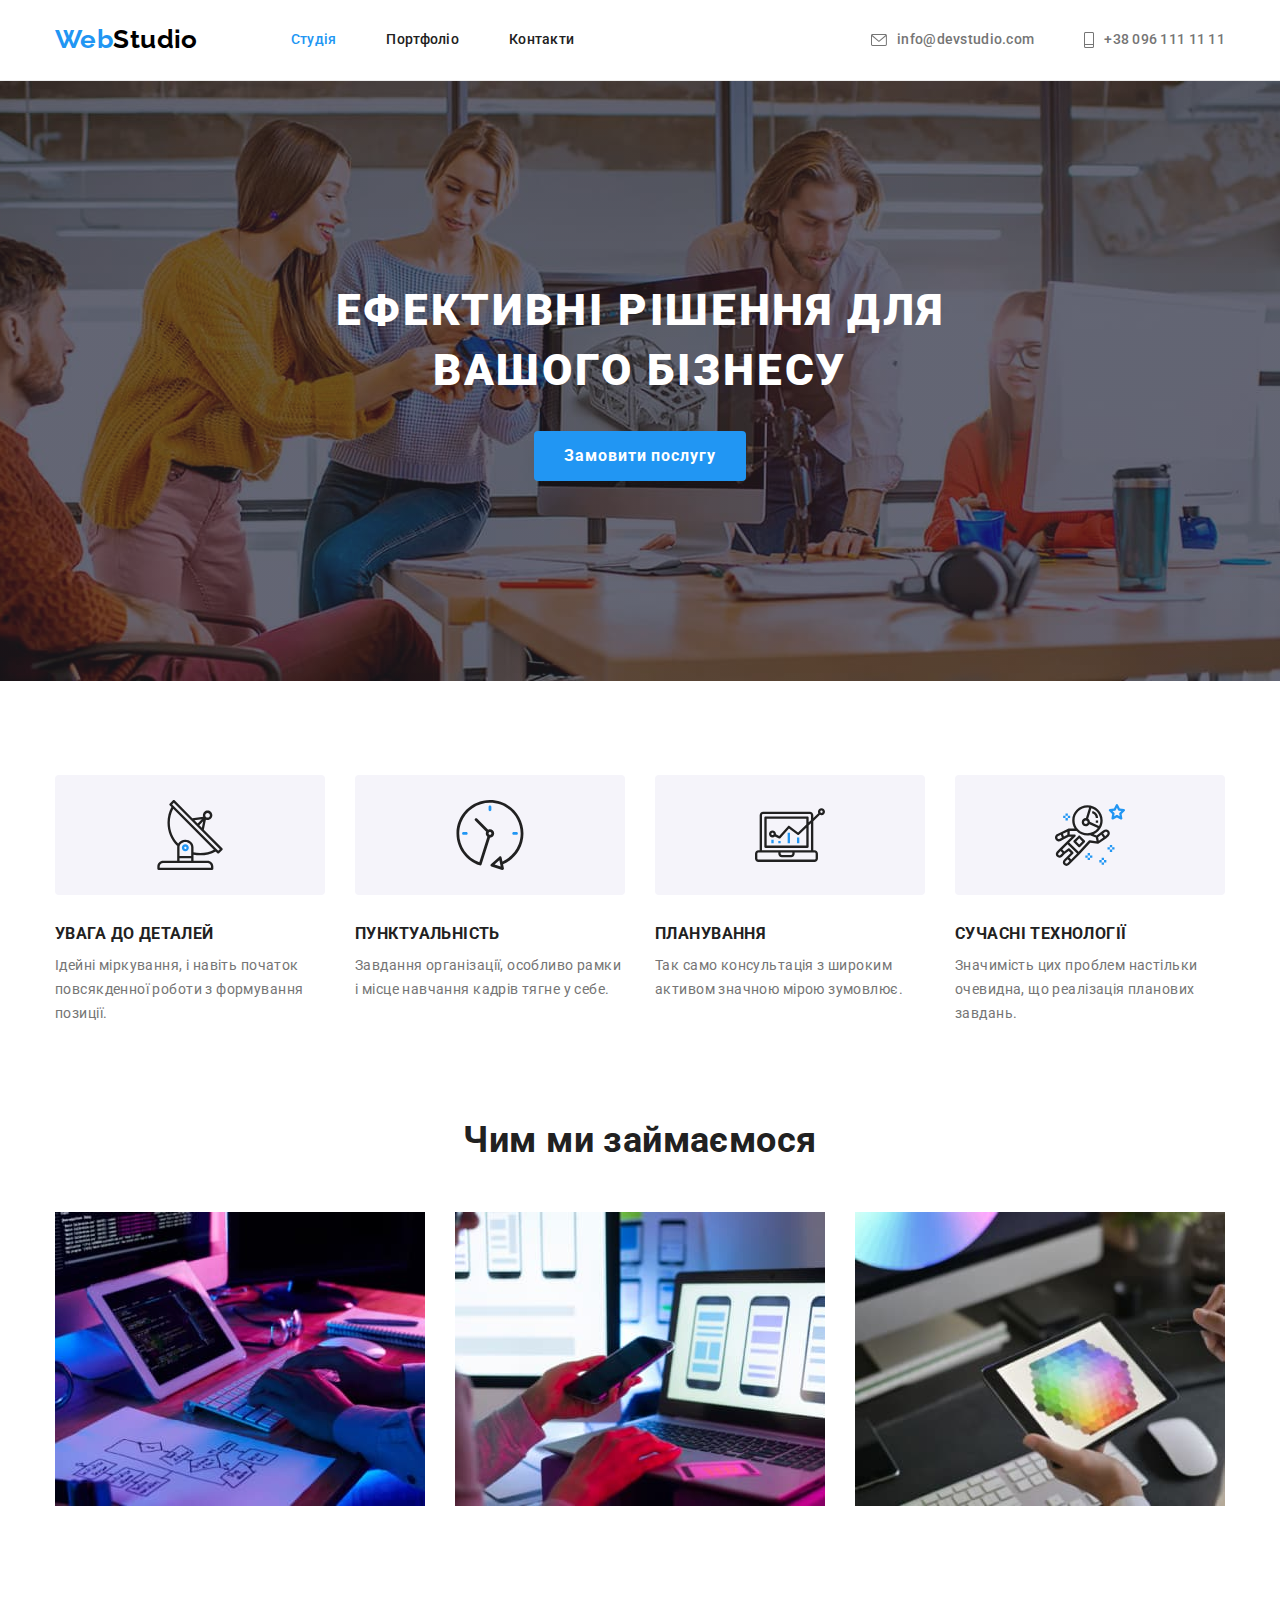
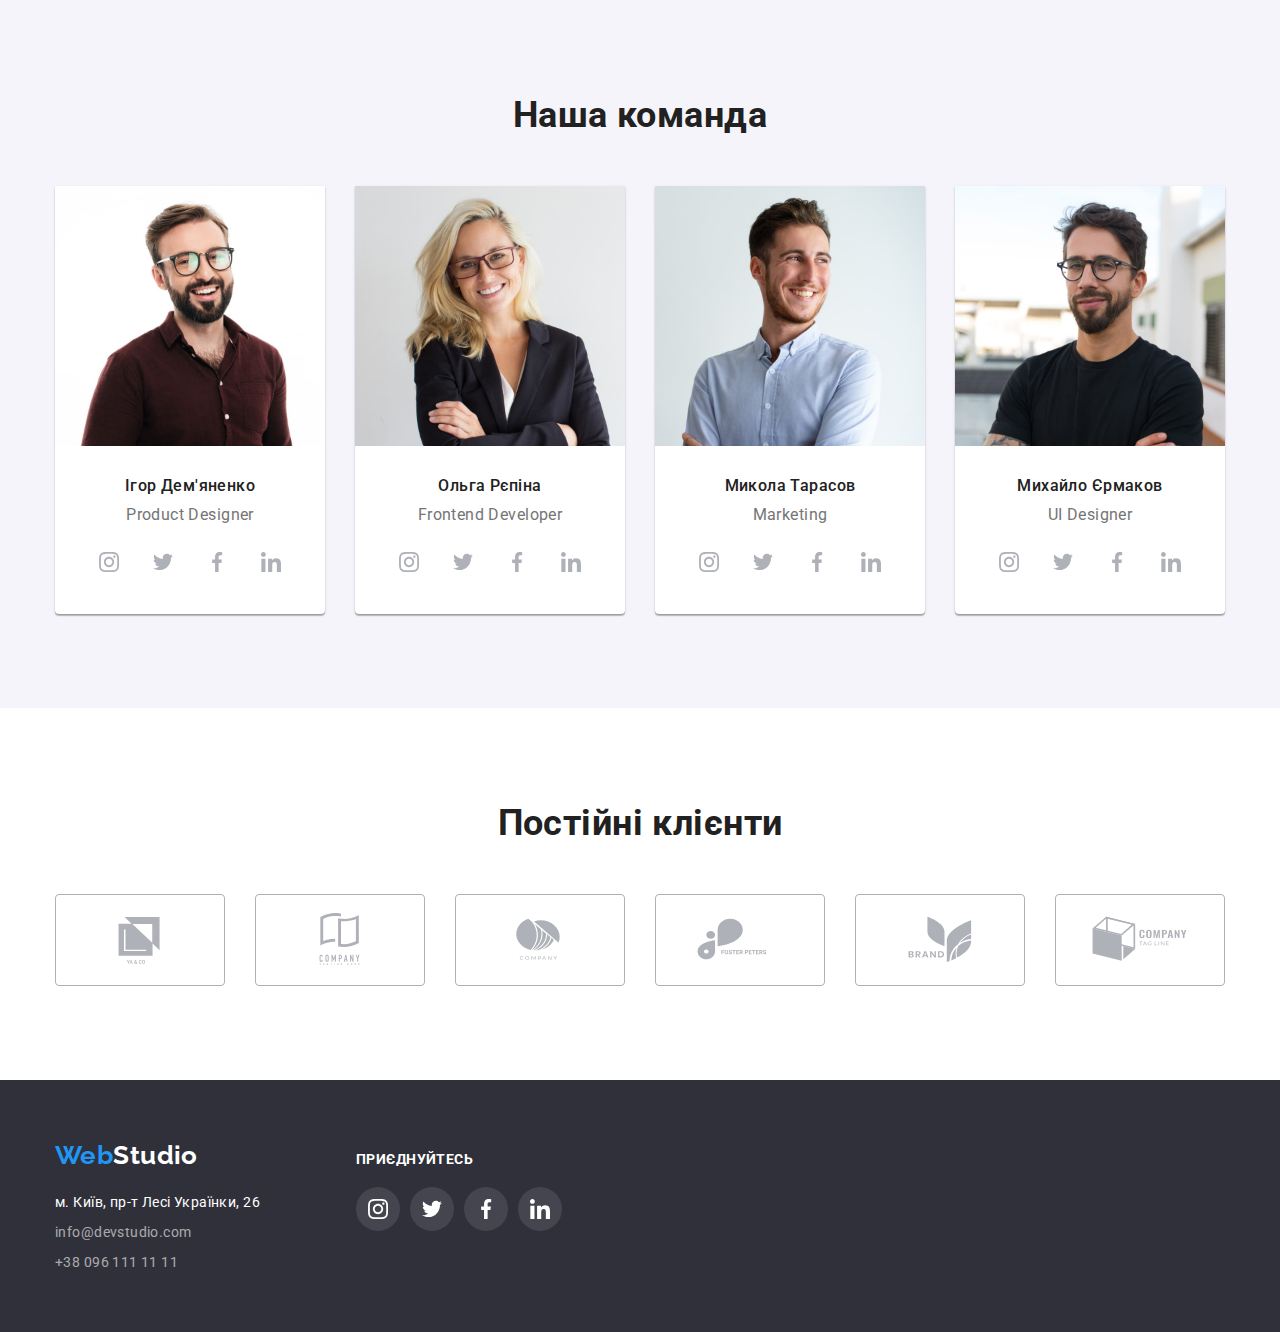
<file: index.html>
<!DOCTYPE html>
<html lang="uk">
<head>
    <meta charset="UTF-8">
    <meta http-equiv="X-UA-Compatible" content="IE=edge">
    <meta name="viewport" content="width=device-width, initial-scale=1.0">
    <title>WebStudio</title>
    <link rel="stylesheet" href="https://cdnjs.cloudflare.com/ajax/libs/modern-normalize/1.1.0/modern-normalize.min.css">
    <link href="https://fonts.googleapis.com/css2?family=Raleway:wght@700&family=Roboto:wght@400;500;700;900&display=swap"
        rel="stylesheet">
    <link rel="stylesheet" href="./css/styles.css">
</head>
<body>
    <header class="page-header">
        <div class="container main-nav">
            <nav class="main-nav">
                <a href="./index.html" class="logo"><span class="leftpart-logo">Web</span>Studio</a>
                
                <!-- Навігація -->
                <ul class="site-nav list">
                    <li class="item"><a href="./index.html" class="link current" >Студія</a></li>
                    <li class="item"><a href="./portfolio.html" class="link">Портфоліо</a></li>
                    <li class="item"><a href="./index.html" class="link">Контакти</a></li>
                </ul>
            </nav>
            <!-- Контакти -->
            <ul class="auth-nav list">
                <li class="item"><a href="mailto:info@devstudio.com" class="link">
                    <svg class="letter-icon">
                        <use href="./images/symbol-defs.svg#icon-letter-icon"></use>
                    </svg>
                     info@devstudio.com</a></li>
                <li class="item"><a href="tel:+380961111111" class="link">
                    <svg class="phone-icon">
                        <use href="./images/symbol-defs.svg#icon-phone-icon"></use>
                    </svg>
                    +38 096 111 11 11</a></li>
            </ul>
        </div>
    </header>

    <main>
        <!-- Hero -->
        <section class="hero">
            <h1 class="hero-title">Ефективні рішення для вашого бізнесу</h1>
            <button type="button" class="button primary">Замовити послугу</button>
        </section>

        <!-- Приклади робіт -->
        <section class="section">
            <div class="container works">
                <h2 class="hidden-title">Те, що ми вам пропонуємо</h2>
        
                <ul class="services services-icon list">
                    <li class="item-services item">
                        <div class="container-icons">
                            <svg class="icon antenna" width="70" height="70">
                                <use href="./images/symbol-defs.svg#icon-antenna-icon"></use>
                            </svg>
                        </div>
                        <h3 class="title">УВАГА ДО ДЕТАЛЕЙ</h3>
                        <p class="text">Ідейні міркування, і навіть початок повсякденної роботи з формування позиції.</p>
                    </li>
                    <li class="item-services item">
                        <div class="container-icons">
                            <svg class="icon clock"  width="70" height="70">
                                <use href="./images/symbol-defs.svg#icon-clock-icon"></use>
                            </svg>
                        </div>
                        <h3 class="title">ПУНКТУАЛЬНІСТЬ</h3>
                        <p class="text">Завдання організації, особливо рамки і місце навчання кадрів тягне у себе.</p>
                    </li>
                    <li class="item-services item">
                        <div class="container-icons">
                            <svg class="icon diagram"  width="70" height="70">
                                <use href="./images/symbol-defs.svg#icon-diagram-icon"></use>
                            </svg>
                        </div>
                        <h3 class="title">ПЛАНУВАННЯ</h3>
                        <p class="text">Так само консультація з широким активом значною мірою зумовлює.</p>
                    </li>
                    <li class="item-services item">
                        <div class="container-icons">
                            <svg class="icon astronaut"  width="70" height="70">
                                <use href="./images/symbol-defs.svg#icon-astronaut-icon"></use>
                            </svg>
                        </div>
                        <h3 class="title">СУЧАСНІ ТЕХНОЛОГІЇ</h3>
                        <p class="text">Значимість цих проблем настільки очевидна, що реалізація планових завдань.</p>
                    </li>
                </ul>
            </div>
        </section>

        <!-- Наші роботи -->
        <section class="section no-padding photo-work">
            <div class="container">
                <h2 class="section-title">Чим ми займаємося</h2>
                <ul class="services list photo">
                    <li class="item"><img src="./images/wemake1.jpg" alt="Написання коду" width="370"></li>
                    <li class="item"><img src="./images/wemake2.jpg" alt="Кросплатформеність" width="370"></li>
                    <li class="item"><img src="./images/wemake3.jpg" alt="Різноманітність" width="370"></li>
                </ul>
            </div>
        </section>

        <!-- Наша команда -->
        <section class="section our-team">
            <div class="container team-container">
                <h2 class="section-title">Наша команда</h2> 

                <ul class="team list">
                    <li class="item">
                        <img src="./images/igor.jpg" alt="фото Ігора" width="270">
                        <h3 class="title">Ігор Дем'яненко</h3>
                        <p class="text position">Product Designer</p>
                        <ul class="socials-list list">
                            <li class="item-list">
                                <a href="#" class="link-icon">
                                    <svg wight="20px" height="20px" class="icon instagram">
                                        <use href="./images/symbol-defs.svg#icon-instagram-icon"></use>
                                    </svg>
                                </a>
                            </li>
                            <li class="item-list">
                                <a href="#" class="link-icon">
                                    <svg wight="20px" height="20px" class="icon twitter">
                                        <use href="./images/symbol-defs.svg#icon-twitter-icon"></use>
                                    </svg>
                                </a>
                            </li>
                            <li class="item-list">
                                <a href="#" class="link-icon">
                                    <svg wight="20px" height="20px" class="icon facebook">
                                        <use href="./images/symbol-defs.svg#icon-facebook-icon"></use>
                                    </svg>
                                </a>
                            </li>
                            <li class="item-list">
                                <a href="#" class="link-icon">
                                    <svg wight="20px" height="20px" class="icon linkedin">
                                        <use href="./images/symbol-defs.svg#icon-linkedin-icon"></use>
                                    </svg>
                                </a>
                            </li>
                        </ul>
                    </li>
                    <li class="item">
                        <img src="./images/olga.jpg" alt="фото Ольги" width="270">
                        <h3 class="title">Ольга Рєпіна</h3>
                        <p class="text position">Frontend Developer</p>
                        <ul class="socials-list list">
                            <li class="item-list">
                                <a href="#" class="link-icon">
                                    <svg wight="20px" height="20px" class="icon instagram">
                                        <use href="./images/symbol-defs.svg#icon-instagram-icon"></use>
                                    </svg>
                                </a>
                            </li>
                            <li class="item-list">
                                <a href="#" class="link-icon">
                                    <svg wight="20px" height="20px" class="icon twitter">
                                        <use href="./images/symbol-defs.svg#icon-twitter-icon"></use>
                                    </svg>
                                </a>
                            </li>
                            <li class="item-list">
                                <a href="#" class="link-icon">
                                    <svg wight="20px" height="20px" class="icon facebook">
                                        <use href="./images/symbol-defs.svg#icon-facebook-icon"></use>
                                    </svg>
                                </a>
                            </li>
                            <li class="item-list">
                                <a href="#" class="link-icon">
                                    <svg wight="20px" height="20px" class="icon linkedin">
                                        <use href="./images/symbol-defs.svg#icon-linkedin-icon"></use>
                                    </svg>
                                </a>
                            </li>
                        </ul>
                    </li>
                    <li class="item">
                        <img src="./images/mukola.jpg" alt="фото Миколи" width="270">
                        <h3 class="title">Микола Тарасов</h3>
                        <p class="text position">Marketing</p>
                        <ul class="socials-list list">
                            <li class="item-list">
                                <a href="#" class="link-icon">
                                    <svg wight="20px" height="20px" class="icon instagram">
                                        <use href="./images/symbol-defs.svg#icon-instagram-icon"></use>
                                    </svg>
                                </a>
                            </li>
                            <li class="item-list">
                                <a href="#" class="link-icon">
                                    <svg wight="20px" height="20px" class="icon twitter">
                                        <use href="./images/symbol-defs.svg#icon-twitter-icon"></use>
                                    </svg>
                                </a>
                            </li>
                            <li class="item-list">
                                <a href="#" class="link-icon">
                                    <svg wight="20px" height="20px" class="icon facebook">
                                        <use href="./images/symbol-defs.svg#icon-facebook-icon"></use>
                                    </svg>
                                </a>
                            </li>
                            <li class="item-list">
                                <a href="#" class="link-icon">
                                    <svg wight="20px" height="20px" class="icon linkedin">
                                        <use href="./images/symbol-defs.svg#icon-linkedin-icon"></use>
                                    </svg>
                                </a>
                            </li>
                        </ul>
                    </li>
                    <li class="item">
                        <img src="./images/mikhailo.jpg" alt="фото Михайла" width="270">
                        <h3 class="title">Михайло Єрмаков</h3>
                        <p class="text position">UI Designer</p>
                        <ul class="socials-list list">
                            <li class="item-list">
                                <a href="#" class="link-icon">
                                    <svg wight="20px" height="20px" class="icon instagram">
                                        <use href="./images/symbol-defs.svg#icon-instagram-icon"></use>
                                    </svg>
                                </a>
                            </li>
                            <li class="item-list">
                                <a href="#" class="link-icon">
                                    <svg wight="20px" height="20px" class="icon twitter">
                                        <use href="./images/symbol-defs.svg#icon-twitter-icon"></use>
                                    </svg>
                                </a>
                            </li>
                            <li class="item-list">
                                <a href="#" class="link-icon">
                                    <svg wight="20px" height="20px" class="icon facebook">
                                        <use href="./images/symbol-defs.svg#icon-facebook-icon"></use>
                                    </svg>
                                </a>
                            </li>
                            <li class="item-list">
                                <a href="#" class="link-icon">
                                    <svg wight="20px" height="20px" class="icon linkedin">
                                        <use href="./images/symbol-defs.svg#icon-linkedin-icon"></use>
                                    </svg>
                                </a>
                            </li>
                        </ul>
                    </li>
                </ul>
            </div>
        </section>

        <!-- Постійні клієнти -->
        <section class="section">
            <div class="container">
                <h2 class="section-title">Постійні клієнти</h3>

                <ul class="list list-clients">
                    <li class="item">
                        <a href="#" class="link"><svg wight="106px" height="60" class="icon">
                        <use href="./images/symbol-defs.svg#icon-client1"></use>
                    </svg></a></li>
                    <li class="item"><a href="#" class="link"><svg wight="106px" height="60" class="icon">
                        <use href="./images/symbol-defs.svg#icon-client2"></use>
                    </svg></a></li>
                    <li class="item"><a href="#" class="link"><svg wight="106px" height="60" class="icon">
                        <use href="./images/symbol-defs.svg#icon-client3"></use>
                    </svg></a></li>
                    <li class="item"><a href="#" class="link"><svg wight="106px" height="60" class="icon">
                        <use href="./images/symbol-defs.svg#icon-client4"></use>
                    </svg></a></li>
                    <li class="item"><a href="#" class="link"><svg wight="106px" height="60" class="icon">
                        <use href="./images/symbol-defs.svg#icon-client5"></use>
                    </svg></a></li>
                    <li class="item"><a href="#" class="link"><svg wight="106px" height="60" class="icon">
                        <use href="./images/symbol-defs.svg#icon-client6"></use>
                    </svg></a></li>
                </ul>
            </div>
        </section>
    </main>

    <!-- Футер -->
    <footer class="footer">
        <div class="container section-footer">
            <div>
                <a href="./index.html" class="logo"><span class="leftpart-logo">Web</span>Studio</a>

                <address>
                    <ul class="footer-nav list">
                        <li class="item"><a href="https://goo.gl/maps/yNZwZpyb3puwSqDS9"
                            target="_blank" rel="noreferrer noopener" class="link adress">
                            м. Київ, пр-т Лесі Українки, 26</a></li>
                        <li class="item"><a href="mailto:info@devstudio.com" class="link">info@devstudio.com</a></li>
                        <li class="item"><a href="tel:+380961111111" class="link">+38 096 111 11 11</a></li>
                    </ul>
                </address>
            </div>

            <div class="container-socials">
                <p class="footer-slogan">приєднуйтесь</p>
                <ul class="socials-list list footer-socials">
                    <li class="item-list">
                        <a href="#" class="link-icon footer-icon">
                            <svg wight="20px" height="20px" class="icon instagram">
                                <use href="./images/symbol-defs.svg#icon-instagram-icon"></use>
                            </svg>
                        </a>
                    </li>
                    <li class="item-list">
                        <a href="#" class="link-icon footer-icon">
                            <svg wight="20px" height="20px" class="icon twitter">
                                <use href="./images/symbol-defs.svg#icon-twitter-icon"></use>
                            </svg>
                        </a>
                    </li>
                    <li class="item-list">
                        <a href="#" class="link-icon footer-icon">
                            <svg wight="20px" height="20px" class="icon facebook">
                                <use href="./images/symbol-defs.svg#icon-facebook-icon"></use>
                            </svg>
                        </a>
                    </li>
                    <li class="item-list">
                        <a href="#" class="link-icon footer-icon">
                            <svg wight="20px" height="20px" class="icon linkedin">
                                <use href="./images/symbol-defs.svg#icon-linkedin-icon"></use>
                            </svg>
                        </a>
                    </li>
                </ul>
            </div>
        </div>
    </footer>
    
</body>
</html>
</file>
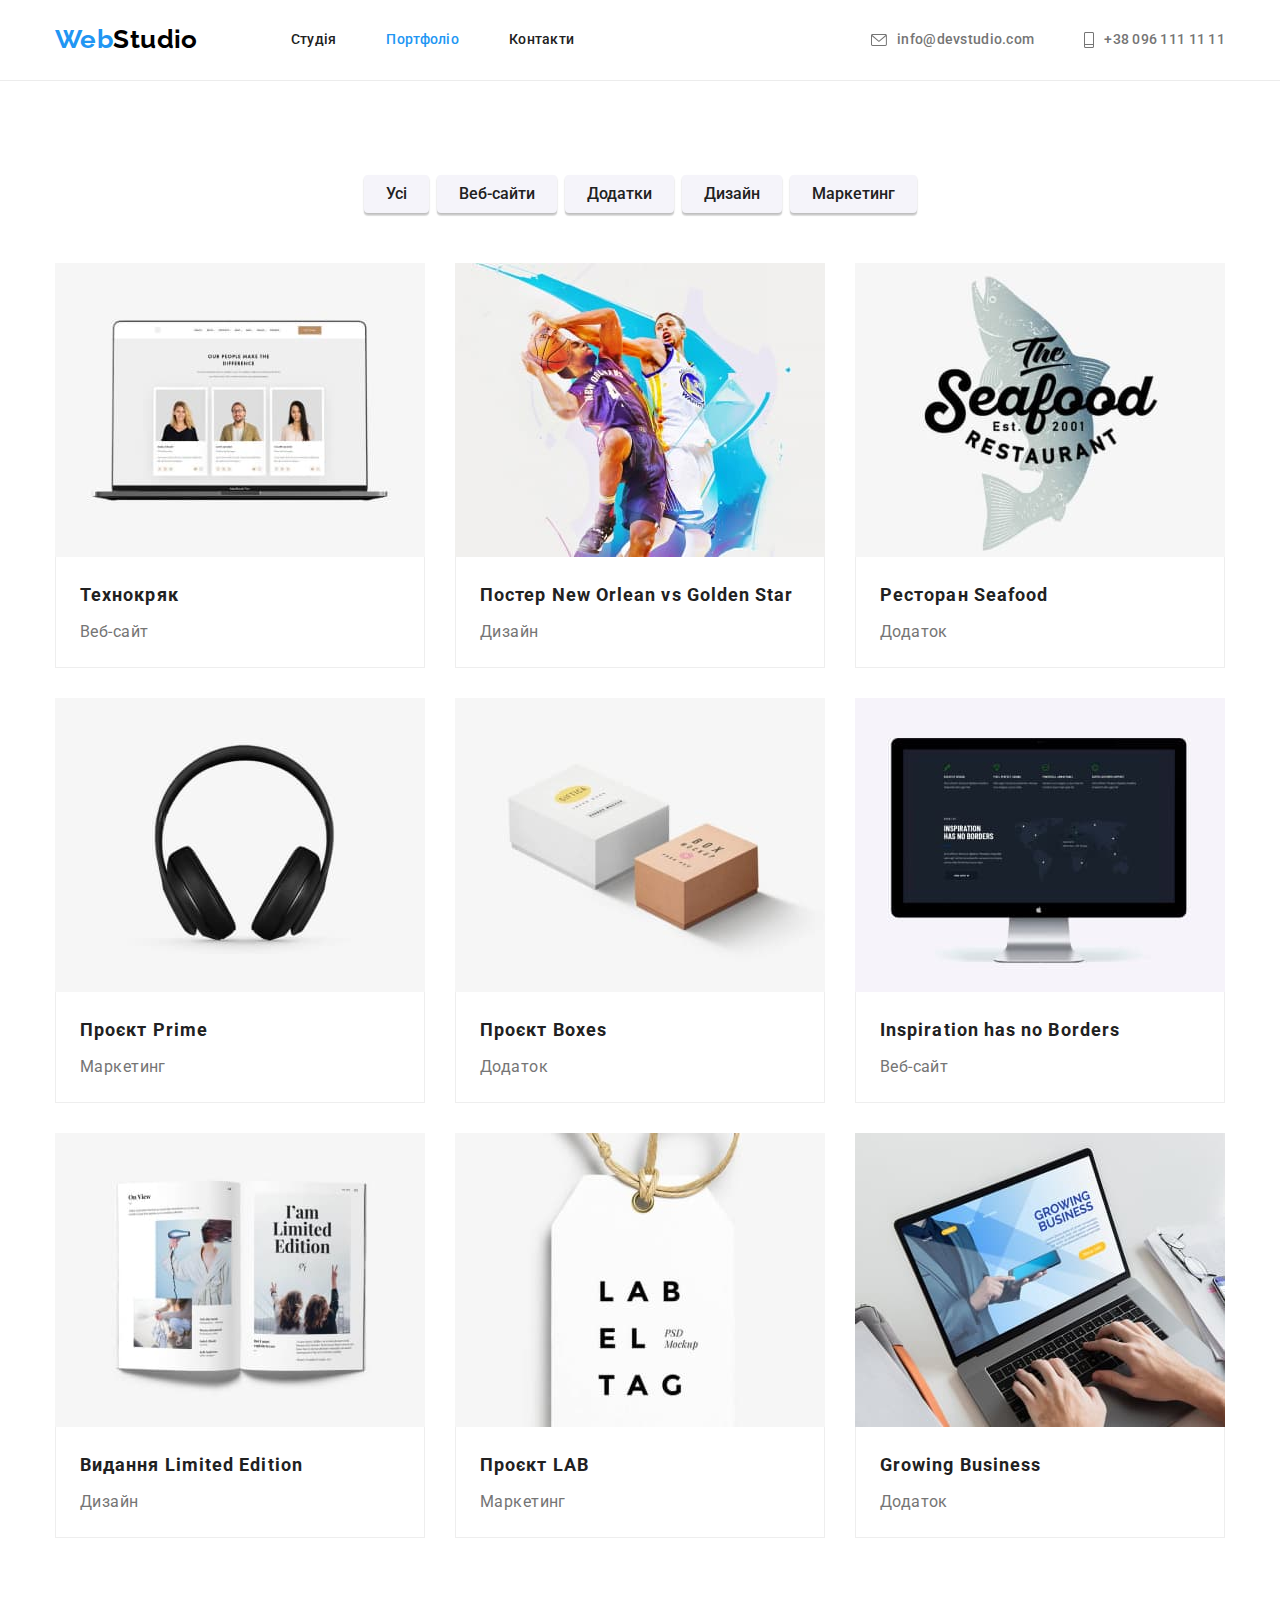
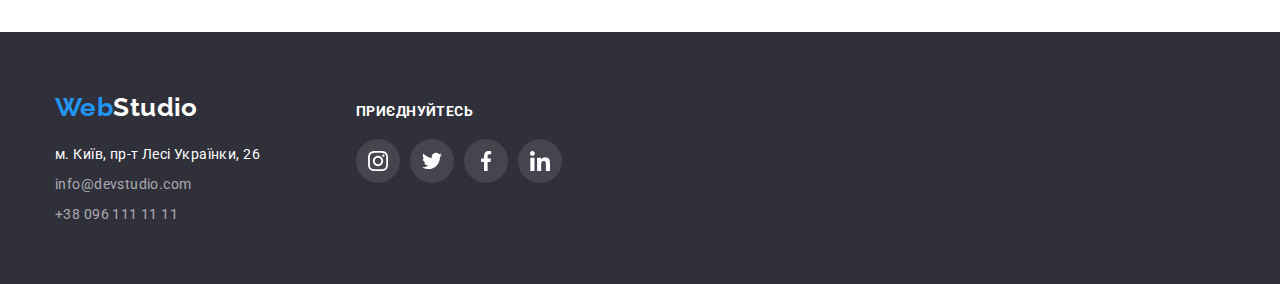
<file: portfolio.html>
<!DOCTYPE html>
<html lang="uk">
<head>
    <meta charset="UTF-8">
    <meta http-equiv="X-UA-Compatible" content="IE=edge">
    <meta name="viewport" content="width=device-width, initial-scale=1.0">
    <title>Portfolio</title>
    <link rel="stylesheet" href="https://cdnjs.cloudflare.com/ajax/libs/modern-normalize/1.1.0/modern-normalize.min.css">
    <link href="https://fonts.googleapis.com/css2?family=Raleway:wght@700&family=Roboto:wght@400;500;700;900&display=swap"
        rel="stylesheet">
    <link rel="stylesheet" href="./css/styles.css">
</head>

<body class="page">
    <header class="page-header">
        <div class="container main-nav">
            <nav class="main-nav">
                <a href="./index.html" class="logo"><span class="leftpart-logo">Web</span>Studio</a>
                
                <!-- Навігація -->
                <ul class="site-nav list">
                    <li class="item"><a href="./index.html" class="link" >Студія</a></li>
                    <li class="item"><a href="./portfolio.html" class="link current">Портфоліо</a></li>
                    <li class="item"><a href="./index.html" class="link">Контакти</a></li>
                </ul>
            </nav>
            <!-- Контакти -->
            <ul class="auth-nav list">
                <li class="item"><a href="mailto:info@devstudio.com" class="link">
                    <svg class="letter-icon">
                        <use href="./images/symbol-defs.svg#icon-letter-icon"></use>
                    </svg>
                     info@devstudio.com</a></li>
                <li class="item"><a href="tel:+380961111111" class="link">
                    <svg class="phone-icon">
                        <use href="./images/symbol-defs.svg#icon-phone-icon"></use>
                    </svg>
                    +38 096 111 11 11</a></li>
            </ul>
        </div>
    </header>

    <main>
        <section class="section features">
            <div class="container">
                <h1 class="hidden-title">Портфоліо</h1>
                <ul class="button-list list">
                    <li class="item"><button type="button" class="button secondary">Усі</button></li>
                    <li class="item"><button type="button" class="button secondary">Веб-сайти</button></li>
                    <li class="item"><button type="button" class="button secondary">Додатки</button></li>
                    <li class="item"><button type="button" class="button secondary">Дизайн</button></li>
                    <li class="item"><button type="button" class="button secondary">Маркетинг</button></li>
                </ul>

                <ul class="projects list">
                    <li class="item">
                        <a href="#" class="link">
                            <img src="./images/example_1.jpg" alt="our work" width="370" height="294">
                            <div class="card-content">
                                <h2 class="title">Технокряк</h2>
                                <p class="text project">Веб-сайт</p>
                            </div>
                            <!-- <p class="description">Lorem ipsum dolor sit amet consectetur adipisicing elit. Maxime, accusantium! Ex, harum itaque.</p> -->
                        </a>
                    </li>
                    <li class="item">
                        <a href="#" class="link">
                            <img src="./images/example_2.jpg" alt="our work" width="370" height="294">
                            <div class="card-content">
                                <h2 class="title">Постер New Orlean vs Golden Star</h2>
                                <p class="text project">Дизайн</p>
                            </div>
                            <!-- <p class="description">Lorem, ipsum dolor sit amet consectetur adipisicing elit. Nam labore dignissimos nulla non!</p> -->
                        </a>
                    </li>
                    <li class="item">
                        <a href="#" class="link">
                            <img src="./images/example_3.jpg" alt="our work" width="370" height="294">
                            <div class="card-content">
                                <h2 class="title">Ресторан Seafood</h2>
                                <p class="text project">Додаток</p>
                            </div>
                            <!-- <p class="description">Lorem, ipsum dolor sit amet consectetur adipisicing elit. Vitae similique at impedit possimus?</p> -->
                        </a>
                    </li>
                    <li class="item">
                        <a href="#" class="link">
                            <img src="./images/example_4.jpg" alt="our work" width="370" height="294">
                            <div class="card-content">
                                <h2 class="title">Проєкт Prime</h2>
                                <p class="text project">Маркетинг</p>
                            </div>
                            <!-- <p class="description">Lorem ipsum dolor sit, amet consectetur adipisicing elit. Animi corrupti maiores itaque vitae!</p> -->
                        </a>
                    </li>
                    <li class="item">
                        <a href="#" class="link">
                            <img src="./images/example_5.jpg" alt="our work" width="370" height="294">
                            <div class="card-content">
                                <h2 class="title">Проєкт Boxes</h2>
                                <p class="text project">Додаток</p>
                            </div>
                            <!-- <p class="description">Lorem ipsum, dolor sit amet consectetur adipisicing elit. Officia doloremque consectetur blanditiis nihil!</p> -->
                        </a>
                    </li>
                    <li class="item">
                        <a href="#" class="link">
                            <img src="./images/example_6.jpg" alt="our work" width="370" height="294">
                            <div class="card-content">
                                <h2 class="title">Inspiration has no Borders</h2>
                                <p class="text project">Веб-сайт</p>
                            </div>
                            <!-- <p class="description">Lorem ipsum, dolor sit amet consectetur adipisicing elit. Officia doloremque consectetur blanditiis nihil!</p> -->
                        </a>
                    </li>
                    <li class="item">
                        <a href="#" class="link">
                            <img src="./images/example_7.jpg" alt="our work" width="370" height="294">
                            <div class="card-content">
                                <h2 class="title">Видання Limited Edition</h2>
                                <p class="text project">Дизайн</p>
                            </div>
                            <!-- <p class="description">Lorem ipsum, dolor sit amet consectetur adipisicing elit. Officia doloremque consectetur blanditiis nihil!</p> -->
                        </a>
                    </li>
                    <li class="item">
                        <a href="#" class="link">
                            <img src="./images/example_8.jpg" alt="our work" width="370" height="294">
                            <div class="card-content">
                                <h2 class="title">Проєкт LAB</h2>
                                <p class="text project">Маркетинг</p>
                            </div>
                            <!-- <p class="description">Lorem ipsum, dolor sit amet consectetur adipisicing elit. Officia doloremque consectetur blanditiis nihil!</p> -->
                        </a>
                    </li>
                    <li class="item">
                        <a href="#" class="link">
                            <img src="./images/example_9.jpg" alt="our work" width="370" height="294">
                            <div class="card-content">
                                <h2 class="title">Growing Business</h2>
                                <p class="text project">Додаток</p>
                            </div>
                            <!-- <p class="description">Lorem ipsum, dolor sit amet consectetur adipisicing elit. Officia doloremque consectetur blanditiis nihil!</p> -->
                        </a>
                    </li>
                </ul>
            </div>
        </section>

    </main>

    <footer class="footer">
        <div class="container section-footer">
            <div>
                <a href="./index.html" class="logo"><span class="leftpart-logo">Web</span>Studio</a>

                <address>
                    <ul class="footer-nav list">
                        <li class="item"><a href="https://goo.gl/maps/yNZwZpyb3puwSqDS9"
                            target="_blank" rel="noreferrer noopener" class="link adress">
                            м. Київ, пр-т Лесі Українки, 26</a></li>
                        <li class="item"><a href="mailto:info@devstudio.com" class="link">info@devstudio.com</a></li>
                        <li class="item"><a href="tel:+380961111111" class="link">+38 096 111 11 11</a></li>
                    </ul>
                </address>
            </div>

            <div class="container-socials">
                <p class="footer-slogan">приєднуйтесь</p>
                <ul class="socials-list list footer-socials">
                    <li class="item-list">
                        <a href="#" class="link-icon footer-icon">
                            <svg wight="20px" height="20px" class="icon instagram">
                                <use href="./images/symbol-defs.svg#icon-instagram-icon"></use>
                            </svg>
                        </a>
                    </li>
                    <li class="item-list">
                        <a href="#" class="link-icon footer-icon">
                            <svg wight="20px" height="20px" class="icon twitter">
                                <use href="./images/symbol-defs.svg#icon-twitter-icon"></use>
                            </svg>
                        </a>
                    </li>
                    <li class="item-list">
                        <a href="#" class="link-icon footer-icon">
                            <svg wight="20px" height="20px" class="icon facebook">
                                <use href="./images/symbol-defs.svg#icon-facebook-icon"></use>
                            </svg>
                        </a>
                    </li>
                    <li class="item-list">
                        <a href="#" class="link-icon footer-icon">
                            <svg wight="20px" height="20px" class="icon linkedin">
                                <use href="./images/symbol-defs.svg#icon-linkedin-icon"></use>
                            </svg>
                        </a>
                    </li>
                </ul>
            </div>
        </div>
    </footer>
</body>
</file>
<file: css/styles.css>
/* Колір основного тексту #757575*/
/* Вторичний колір тексту #000000 */
/* Основний колір фону #F5F5F5 */
/* Вторичний колір фону #F5F4FA */
/* Колір при ховері та фокусу #2196F3 */

:root {
    --main-color: #757575;
    --secondary-color: #000000;
    --white-text-color: #FFFFFF;
    --main-background-color: #FFFFFF;
    --secondary-background-color: #F5F4FA;
    --accent-color: #2196F3;
    --title-color: #212121;
    --black-bg-color: #2F303A;
    --main-border-color: #EEEEEE;
    --secondary-border-color: #AFB1B8;
}

h1, h2, h3, h4, h5, h6, p, ul {
    margin: 0;
    padding: 0;
}

body {
    color: var(--main-color);
    background-color: var(--main-background-color);

    font-size: 14px;
    line-height: 1.71;
    font-family: Roboto, sans-serif;
    letter-spacing: 0.03em;
    
}

img {
    display: block;
    max-width: 100%;
    height: auto;
}

.logo {
    color: var(--secondary-color);

    font-family: Raleway, sans-serif;
    font-weight: 700;
    font-size: 26px;
    line-height: 1.2;
    text-decoration: none;
}

.leftpart-logo {
    color: var(--accent-color);
}

.list {
    padding: 0;
    margin: 0;
    list-style: none;
}

.page-header {
    border-bottom: 1px solid #ECECEC;
}

.auth-nav .item {
    display: inline-flex;
    align-items: center;
}

.auth-nav .mail-name::before {
    content: '';
    width: 16px;
    height: 12px;
    background-color: teal;
    background-image: url(../images/letter-icon.svg);
    background-size: contain;
}

/* Main nav */

.main-nav {
    display: flex;
    align-items: center;
}

/* site nav */
.site-nav {
    display: flex;
    margin-left: 93px;
}

.site-nav .item + .item {
    margin-left: 50px;
}

.site-nav .link {
    padding-top: 32px;
    padding-bottom: 32px;
    display: inline-flex;
    color: var(--title-color);
    fill: var(--main-color);

    font-weight: 500;
    line-height: 1.14;
    letter-spacing: 0.02em;
    text-decoration: none;
    align-items: center;
}

.link .letter-icon {
    fill: currentColor;

    margin-right: 10px;
    width: 16px;
    height: 12px;
}

.phone-icon {
    fill: currentColor;

    margin-right: 10px;
    width: 10px;
    height: 16px;
}

/* Auth nav */

.auth-nav {
    display: flex;
    margin-left: auto;
}

.auth-nav .item + .item {
    margin-left: 50px;
}

.auth-nav .link {
    display: flex;
    padding-top: 32px;
    padding-bottom: 32px;
    color: var(--main-color);

    font-weight: 500;
    line-height: 1.14;
    letter-spacing: 0.02em;
    text-decoration: none;
    align-items: center;
}

.footer-nav .link.adress {
    color: var(--white-text-color);
}


.footer-nav .link {
    color: rgba(255, 255, 255, 0.6);

    text-decoration: none;
    font-style: normal;
}

.site-nav .link:hover,
.site-nav .link:focus,
.auth-nav .link:hover,
.auth-nav .link:focus,
.footer-nav .link:hover,
.footer-nav .link:focus {
    color: var(--accent-color);
    fill: var(--accent-color);
}

.site-nav .link.current {
    color: var(--accent-color);
}

/* hero-title */

.hero-title {
    width: 696px;
    margin-left: auto;
    margin-right: auto;
    margin-bottom: 30px;
    margin-top: 0;
    color: var(--white-text-color);

    font-weight: 900;
    font-size: 44px;
    line-height: 1.36;
    text-align: center;
    letter-spacing: 0.06em;
    text-transform: uppercase;
}

.hidden-title {
    position: absolute;
    width: 1px;
    height: 1px;
    margin: -1px;
    border: 0;
    padding: 0;
    clip: rect(0 0 0 0);
    overflow: hidden;
}

.hero {
    background-color: var(--black-bg-color);
    text-align: center;
    
    margin-right: auto;
    margin-left: auto;
    max-width: 1600px;
    min-height: 600px;
    padding-bottom: 200px;
    padding-top: 200px;

    background-image: linear-gradient(rgba(47, 48, 58, 0.4), rgba(47, 48, 58, 0.4)), url(../images/background-photo.jpg);
    background-size: cover;
    background-repeat: no-repeat;
    background-position: center;
}

.section-title {
    color: var(--title-color);

    font-weight: 700;
    font-size: 36px;
    line-height: 1.17;
    text-align: center;
}


/* our services */

.container-icons {
    display: flex;
    margin-bottom: 30px;
    align-items: center;
    justify-content: center;
    
    height: 120px;
    background-color: var(--secondary-background-color);
    border-radius: 4px;
}



.container-icons:last-child {
    margin-right: 0;
}

.section.photo-work .section-title {
    padding-top: 0;
}

.section .services {
    display: flex;
}

.services .title {
    margin-top: 0;
    margin-bottom: 10px;
    color: var(--title-color);

    font-weight: 700;
    line-height: 1.14;
    text-transform: uppercase;
}

.photo-work {
    padding-bottom: 0;
}

.works .text {
    padding-bottom: 0;
}

.services .text {
    color: var(--main-color);
    padding-bottom: 0;
    margin-top: 10px;
    margin-bottom: 0;
}

.services .text.position {
    font-size: 16px;
    line-height: 1.19;
}

.services .item {
    width: 370px;
    margin-right: 30px;
}

.services .item:last-child {
    margin-right: 0;
}

.services.photo .item {
    width: 370px;
    margin-right: 30px;
}

.services.photo .item:last-child {
    margin-right: 0;
}
/* Projects */

.projects .project {
    font-size: 16px;
    line-height: 1.88;
}

.projects {
    display: flex;
    flex-wrap: wrap;
}

.projects .item {
    width: calc((100% - 60px) / 3);
    margin-right: 30px;
    margin-bottom: 30px;
}

.projects .item:nth-child(3n) {
    margin-right: 0;
}

.projects .item:nth-last-child(-n + 3) {
    margin-bottom: 0;
}

.projects a {
    display: block;
    text-decoration: none;
}

.projects a:hover,
.projects a:focus {
    box-shadow: 0px 1px 1px rgba(0, 0, 0, 0.12), 0px 4px 4px rgba(0, 0, 0, 0.06), 1px 4px 6px rgba(0, 0, 0, 0.16);
}

.card-content {
    padding: 20px 24px;
    border: 1px solid var(--main-border-color);
    border-top: none;
}

.projects .description {
    color: var(--main-color)
}

.projects .title {
    margin-bottom: 4px;
    color: var(--title-color);

    font-weight: 700;
    font-size: 18px;
    line-height: 2;
    letter-spacing: 0.06em;
}

.projects .text {
    color: var(--main-color);

    font-size: 16px;
    line-height: 1.88;
}

.team .title {
    padding-top: 30px;
    margin-bottom: 10px;
    text-align: center;
    color: var(--title-color);

    font-weight: 500;
    font-size: 16px;
    line-height: 1.19;
}

.team .text {
    margin-bottom: 16px;

    text-align: center;
    font-size: 16px;
    line-height: 1.19;
}

/* our team */

.section-title.team {
    padding-top: 94px;
}

.our-team {
    margin-bottom: 0;
}

.team {
    display: flex;
    flex-wrap: wrap;
}

.team .item {
    background-color: var(--main-background-color);
    margin-right: 0;
    width: 270px;
    
    box-shadow: 0px 1px 3px rgba(0, 0, 0, 0.12), 0px 1px 1px rgba(0, 0, 0, 0.14), 0px 2px 1px rgba(0, 0, 0, 0.2);
    border-radius: 0px 0px 4px 4px;
}

.team .item + .item {
    margin-left: 30px;
}

.section.our-team {
    background-color: var(--secondary-background-color);
}

.socials-list {
    display: flex;
    justify-content: center;
    margin-bottom: 30px;
}

.item-list:not(:last-child) {
    margin-right: 10px;
}

.link-icon {
    border-radius: 50%;
    height: 44px;
    width: 44px;

    display: flex;
    align-items: center;
    justify-content: center;
    background-color: var(--main-background-color);
    fill: var(--secondary-border-color);
}

.link-icon:hover,
.link-icon:focus {
    background-color: var(--accent-color);
    fill: var(--main-background-color);
}
/* OUR CLIENTS */

.list-clients {
    display: flex;
    flex-wrap: wrap;
}

.list-clients .item {
    margin-right: 30px;
}

.list-clients .item:last-child {
    margin-right: 0;
}

.list-clients .link {
    height: 92px;
    width: 170px;
    display: flex;
    align-items: center;

    border: 1px solid var(--secondary-border-color);
    fill: var(--secondary-border-color);
    border-radius: 4px;
}

.list-clients .link:hover,
.list-clients .link:focus {
    border: 1px solid var(--accent-color);
    fill: var(--accent-color);
}

/* Buttons */

.button {
    color: var(--title-color);
    background-color: var(--secondary-background-color);

    font-family: inherit;
    cursor: pointer;

}

.button.primary {
    border: none;
    border-radius: 4px;
    color: var(--white-text-color);
    background-color: var(--accent-color); 

    font-weight: 700;
    font-size: 16px;
    line-height: 1.87;
    letter-spacing: 0.06em; 
}

.button.primary:hover,
.button.primary:focus {
    background-color: #188CE8;
}


.button.secondary {
    color: var(--title-color);
    background-color:var(--secondary-background-color);

    font-weight: 500;
    font-size: 16px;
    line-height: 1.62;

    box-shadow: 0px 3px 1px rgba(0, 0, 0, 0.1), 0px 1px 2px rgba(0, 0, 0, 0.08), 0px 2px 2px rgba(0, 0, 0, 0.12);
    border-radius: 4px;
    border: none;
}

.button.secondary:hover,
.button.secondary:focus {
    color: var(--white-text-color);
    background-color: var(--accent-color);
    box-shadow: 0px 3px 1px rgba(0, 0, 0, 0.1), 0px 1px 2px rgba(0, 0, 0, 0.08), 0px 2px 2px rgba(0, 0, 0, 0.12);
}

.hero .button.primary {
    padding: 10px 30px;
}

.button-list {
    font-size: 0;
    display: flex;
    justify-content: center;  
    margin-bottom: 50px;  
}

.button-list .button.secondary {
    padding: 6px 22px;
}

.button-list .item + .item {
    margin-left: 8px;
}

/* footer */

.section-footer {
    display: flex;
    align-items: baseline;
}

.adress {
    color: var(--white-text-color);
}

.footer {
    background-color: var(--black-bg-color);
    padding-top: 60px;
    padding-bottom: 60px;

}

.footer .logo {
    display: inline-block;
    margin-bottom: 20px;
    color: var(--white-text-color);
}

.footer-nav .item {
    margin-bottom: 9px;
    width: 231px;
    height: 21px;
}

.footer-nav .item:last-child {
    margin-bottom: 0;
}

.footer-socials {
    padding-left: 0;
    padding-right: 0;
    padding-bottom: 0;
    margin-bottom: 0;
}

.footer-icon {
    background-color: rgba(255, 255, 255, 0.1);
    fill: var(--main-background-color);
}

.list-socials {
    display: flex;


}

.list-socials .item {
    display: block;
    width: 44px;
    height: 44px;
    background-color: rgba(255, 255, 255, 0.1);
    border-radius: 50%;
    background-repeat: no-repeat;
    background-position: center;

    margin-right: 10px;

    cursor: pointer;
}

.list-socials .item:last-child {
    margin-right: 0;
}

.footer-slogan {
    color: var(--main-background-color);
    size: 14px;
    font-weight: 700;
    line-height: 1.17;
    text-transform: uppercase;

    margin-bottom: 20px;
}

.container-socials {
    margin-left: 70px;
}

.list-socials .item:hover,
.list-socials .item:focus {
    background-color: var(--accent-color);
}

/* containers */

.container {
    margin-right: auto;
    margin-left: auto;
    padding-left: 15px;
    padding-right: 15px;
    width: 1200px;
}

/* sections */

.section.no-padding {
    padding-top: 0;
}

.section .section-title {
    margin-bottom: 50px;
}

.section {
    padding-top: 94px;
    padding-bottom: 94px;
}
</file>
